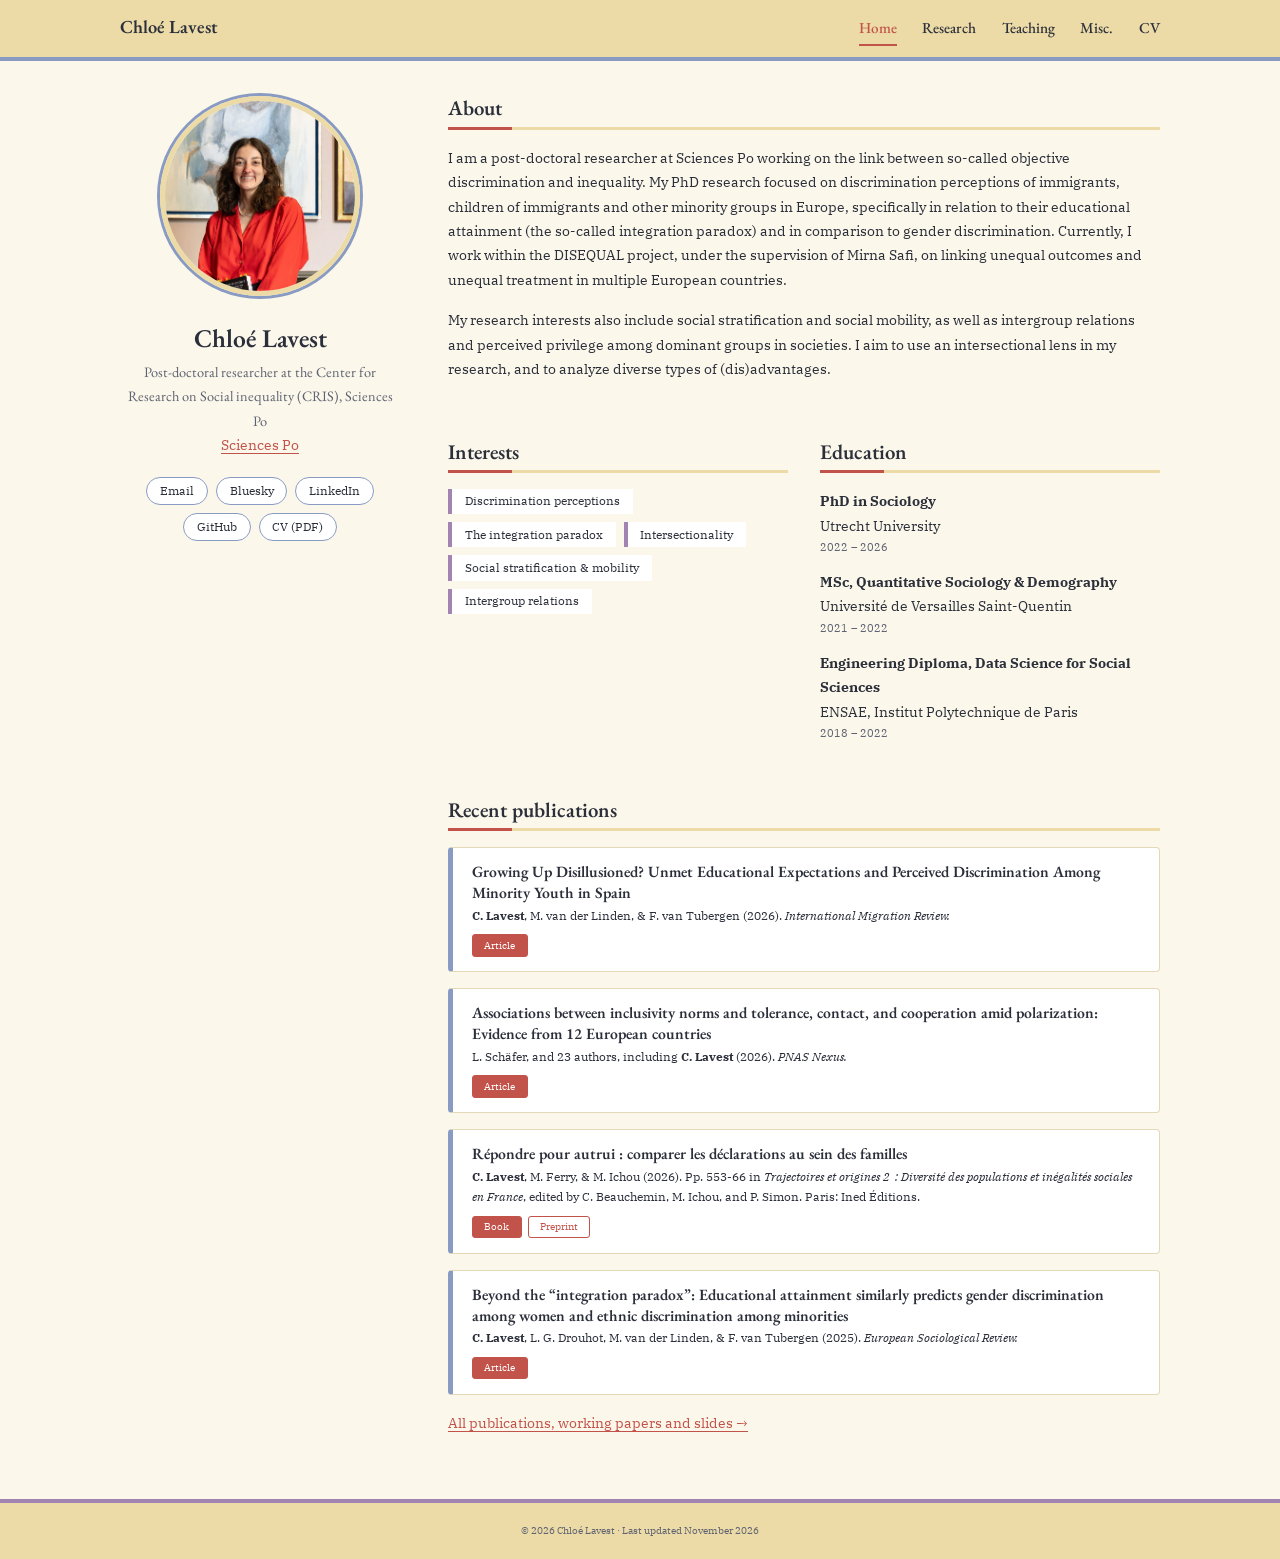
<file: index.html>
<!DOCTYPE html>
<html lang="en">
<head>
  <meta charset="UTF-8">
  <meta name="viewport" content="width=device-width, initial-scale=1.0">
  <title>Chloé Lavest – Post-doctoral researcher, Sciences Po</title>
  <meta name="description" content="Chloé Lavest is a post-doctoral researcher studying the link between inequality and discrimination
    in multiple European countries within the DISEQUAL ERC project.">
  <meta name="theme-color" content="#ECDBA7">
  <link rel="preconnect" href="https://fonts.googleapis.com">
  <link rel="preconnect" href="https://fonts.gstatic.com" crossorigin>
  <link href="https://fonts.googleapis.com/css2?family=EB+Garamond:ital,wght@0,400;0,500;0,600;1,400&family=IBM+Plex+Serif:ital,wght@0,400;0,600;1,400&display=swap" rel="stylesheet">
  <link rel="stylesheet" href="style.css">
</head>
<body>
  <header class="site-header">
    <div class="inner">
      <a class="brand" href="./">Chloé Lavest</a>
      <nav class="site-nav" aria-label="Main">
      <a href="./" aria-current="page">Home</a>
      <a href="research.html">Research</a>
      <a href="teaching.html">Teaching</a>
      <a href="misc.html">Misc.</a>
      <a href="cv.html">CV</a>
      </nav>
    </div>
  </header>

  <main>
    <div class="home">

      <aside class="profile">
        <img src="CV_pic_Chloe_2024.jpg" alt="Portrait of Chloé Lavest">
        <h1>Chloé Lavest</h1>
        <p class="role">Post-doctoral researcher at the Center for Research on Social inequality (CRIS), Sciences Po</p>
        <p class="affil"><a href="https://www.sciencespo.fr/cris/fr/equipe/chercheurs-postdoctorants/" target="_blank" rel="noopener noreferrer">Sciences Po</a></p>
        <ul class="links">
          <li><a href="mailto:chloe.lavest@sciencespo.fr">Email</a></li>
          <li><a href="https://bsky.app/profile/chlolv.bsky.social" target="_blank" rel="noopener noreferrer">Bluesky</a></li>
          <li><a href="https://www.linkedin.com/in/chlo%C3%A9-lavest-779a32175/" target="_blank" rel="noopener noreferrer">LinkedIn</a></li>
          <li><a href="https://github.com/chlolv" target="_blank" rel="noopener noreferrer">GitHub</a></li>
          <li><a href="Academic_Resume_Lavest.pdf">CV (PDF)</a></li>
        </ul>
      </aside>

      <div class="content">
        <h2 style="margin-top:0">About</h2>
        <p>I am a post-doctoral researcher at Sciences Po working on the link between so-called objective discrimination and inequality.
          My PhD research focused on discrimination perceptions of immigrants, 
          children of immigrants and other minority groups in Europe, specifically in relation to their educational attainment 
          (the so-called integration paradox) and in comparison to gender discrimination. Currently, I work within the DISEQUAL 
          project, under the supervision of Mirna Safi, on linking unequal outcomes and unequal treatment in multiple European 
          countries. </p>
        <p>My research interests also include social stratification and social mobility, as well as intergroup relations and
          perceived privilege among dominant groups in societies. I aim to use an intersectional lens in my research, 
          and to analyze diverse types of (dis)advantages.</p>

        <div class="two-col">
          <div>
            <h2>Interests</h2>
            <ul class="tag-list">
              <li>Discrimination perceptions</li>
              <li>The integration paradox</li>
              <li>Intersectionality</li>
              <li>Social stratification &amp; mobility</li>
              <li>Intergroup relations</li>
            </ul>
          </div>
          <div>
            <h2>Education</h2>
            <ul class="plain">
              <li><strong>PhD in Sociology</strong><br>Utrecht University<span class="when">2022 – 2026</span></li>
              <li><strong>MSc, Quantitative Sociology &amp; Demography</strong><br>Université de Versailles Saint-Quentin<span class="when">2021 – 2022</span></li>
              <li><strong>Engineering Diploma, Data Science for Social Sciences</strong><br>ENSAE, Institut Polytechnique de Paris<span class="when">2018 – 2022</span></li>
            </ul>
          </div>
        </div>

        <h2>Recent publications</h2>

        <div class="pub">
          <p class="title">Growing Up Disillusioned? Unmet Educational Expectations and Perceived Discrimination Among Minority Youth in Spain</p>
          <p class="meta"><strong>C. Lavest</strong>, M. van der Linden, &amp; F. van Tubergen (2026). <em>International Migration Review.</em></p>
          <div class="btns"><a class="btn solid" href="https://journals.sagepub.com/doi/10.1177/01979183261463498" target="_blank" rel="noopener noreferrer">Article</a></div>
        </div>

        <div class="pub">
          <p class="title">Associations between inclusivity norms and tolerance, contact, and cooperation amid polarization: Evidence from 12 European countries</p>
          <p class="meta">L. Schäfer, and 23 authors, including <strong>C. Lavest</strong> (2026). <em>PNAS Nexus.</em></p>
          <div class="btns"><a class="btn solid" href="https://doi.org/10.1093/pnasnexus/pgag087" target="_blank" rel="noopener noreferrer">Article</a></div>
        </div>

        <div class="pub">
          <p class="title">Répondre pour autrui : comparer les déclarations au sein des familles</p>
          <p class="meta"><strong>C. Lavest</strong>, M. Ferry, &amp; M. Ichou (2026). Pp. 553-66 in <em>Trajectoires et origines 2  : Diversité
            des populations et inégalités sociales en France</em>, edited by C. Beauchemin, M. Ichou, and P. Simon.  Paris: Ined Éditions.</p>
          <div class="btns">
            <a class="btn solid" href="https://www.ined.fr/fr/publications/editions/grandes-enquetes/trajectoires-et-origines-2" target="_blank" rel="noopener noreferrer">Book</a>
            <a class="btn" href="https://doi.org/10.31235/osf.io/mdj2g_v1" target="_blank" rel="noopener noreferrer">Preprint</a>
          </div>
        </div>

        <div class="pub">
          <p class="title">Beyond the “integration paradox”: Educational attainment similarly predicts gender discrimination among women and ethnic discrimination among minorities</p>
          <p class="meta"><strong>C. Lavest</strong>, L. G. Drouhot, M. van der Linden, &amp; F. van Tubergen (2025). <em>European Sociological Review.</em></p>
          <div class="btns"><a class="btn solid" href="https://doi.org/10.1093/esr/jcaf039" target="_blank" rel="noopener noreferrer">Article</a></div>
        </div>

        <p><a href="research.html">All publications, working papers and slides →</a></p>
      </div>

    </div>
  </main>

  <footer class="site-footer">
    © 2026 Chloé Lavest · Last updated November 2026
  </footer>
</body>
</html>
</file>
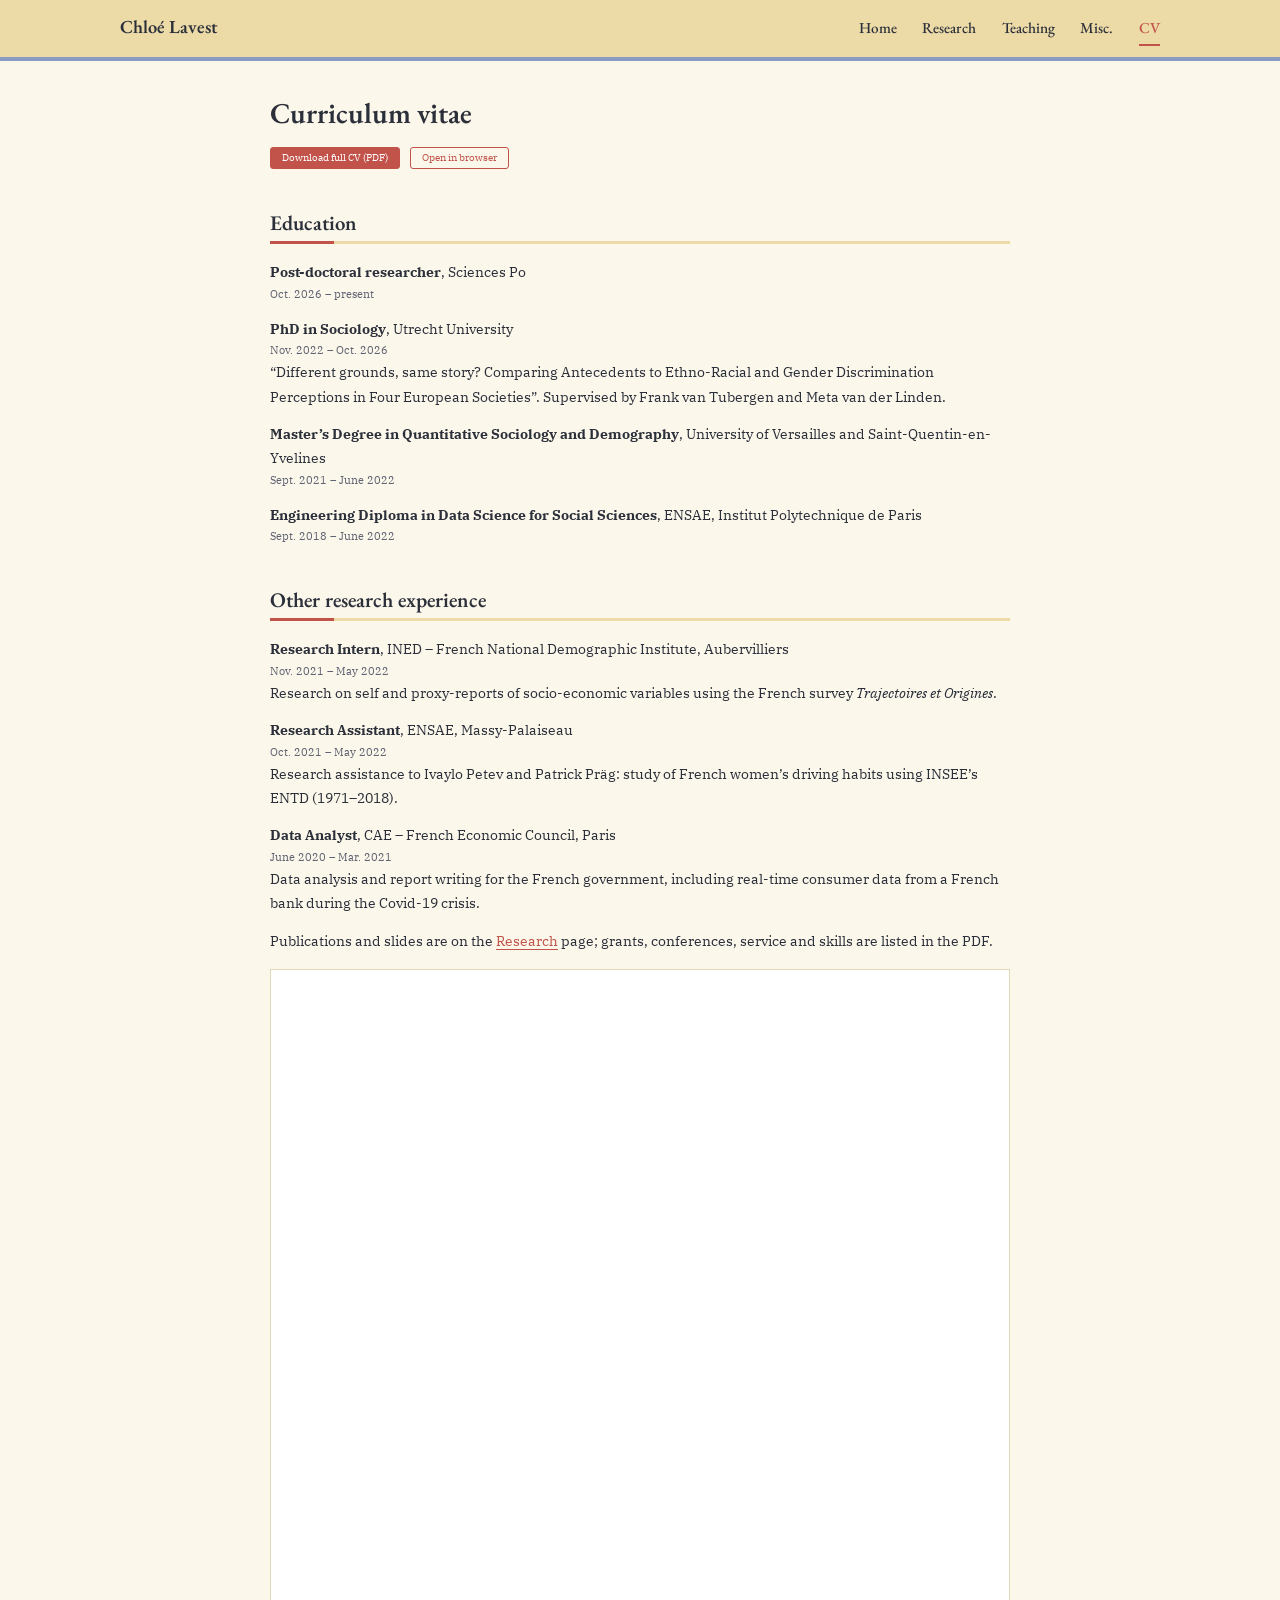
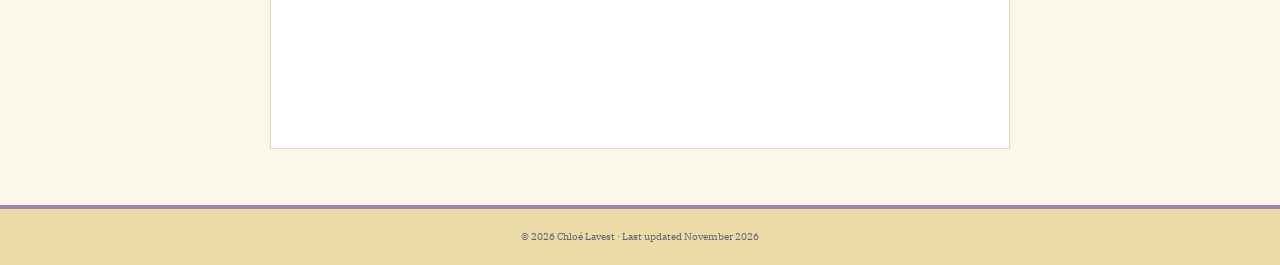
<file: cv.html>
<!DOCTYPE html>
<html lang="en">
<head>
  <meta charset="UTF-8">
  <meta name="viewport" content="width=device-width, initial-scale=1.0">
  <title>CV – Chloé Lavest</title>
  <meta name="description" content="Curriculum vitae of Chloé Lavest, post-doctoral researcher at the Research CEnter for Social Inequality, Sciences Po.">
  <meta name="theme-color" content="#ECDBA7">
  <link rel="preconnect" href="https://fonts.googleapis.com">
  <link rel="preconnect" href="https://fonts.gstatic.com" crossorigin>
  <link href="https://fonts.googleapis.com/css2?family=EB+Garamond:ital,wght@0,400;0,500;0,600;1,400&family=IBM+Plex+Serif:ital,wght@0,400;0,600;1,400&display=swap" rel="stylesheet">
  <link rel="stylesheet" href="style.css">
</head>
<body>
  <header class="site-header">
    <div class="inner">
      <a class="brand" href="./">Chloé Lavest</a>
      <nav class="site-nav" aria-label="Main">
      <a href="./">Home</a>
      <a href="research.html">Research</a>
      <a href="teaching.html">Teaching</a>
      <a href="misc.html">Misc.</a>
      <a href="cv.html" aria-current="page">CV</a>
      </nav>
    </div>
  </header>

  <main class="narrow">
    <h1>Curriculum vitae</h1>
    <div class="cv-actions">
      <a class="btn solid" href="Academic_Resume_Lavest.pdf" download>Download full CV (PDF)</a>
      <a class="btn" href="Academic_Resume_Lavest.pdf">Open in browser</a>
    </div>

    <h2>Education</h2>
    <ul class="plain">
      <li><strong>Post-doctoral researcher</strong>, Sciences Po<span class="when">Oct. 2026 – present</span>
      <li><strong>PhD in Sociology</strong>, Utrecht University<span class="when">Nov. 2022 – Oct. 2026</span>
         “Different grounds, same story? Comparing Antecedents to Ethno-Racial and Gender Discrimination Perceptions in Four European Societies”. Supervised by Frank van Tubergen and Meta van der Linden.</li>
      <li><strong>Master’s Degree in Quantitative Sociology and Demography</strong>, University of Versailles and Saint-Quentin-en-Yvelines<span class="when">Sept. 2021 – June 2022</span></li>
      <li><strong>Engineering Diploma in Data Science for Social Sciences</strong>, ENSAE, Institut Polytechnique de Paris<span class="when">Sept. 2018 – June 2022</span></li>
    </ul>

    <h2>Other research experience</h2>
    <ul class="plain">
      <li><strong>Research Intern</strong>, INED – French National Demographic Institute, Aubervilliers<span class="when">Nov. 2021 – May 2022</span>
        Research on self and proxy-reports of socio-economic variables using the French survey <em>Trajectoires et Origines</em>.</li>
      <li><strong>Research Assistant</strong>, ENSAE, Massy-Palaiseau<span class="when">Oct. 2021 – May 2022</span>
        Research assistance to Ivaylo Petev and Patrick Präg: study of French women’s driving habits using INSEE’s ENTD (1971–2018).</li>
      <li><strong>Data Analyst</strong>, CAE – French Economic Council, Paris<span class="when">June 2020 – Mar. 2021</span>
        Data analysis and report writing for the French government, including real-time consumer data from a French bank during the Covid-19 crisis.</li>
    </ul>

    <p>Publications and slides are on the <a href="research.html">Research</a> page; grants, conferences, service and skills are listed in the PDF.</p>

    <iframe class="pdf-frame" src="Academic_Resume_Lavest.pdf" title="Curriculum vitae of Chloé Lavest (PDF)"></iframe>
  </main>

  <footer class="site-footer">
    © 2026 Chloé Lavest · Last updated November 2026
  </footer>
</body>
</html>
</file>
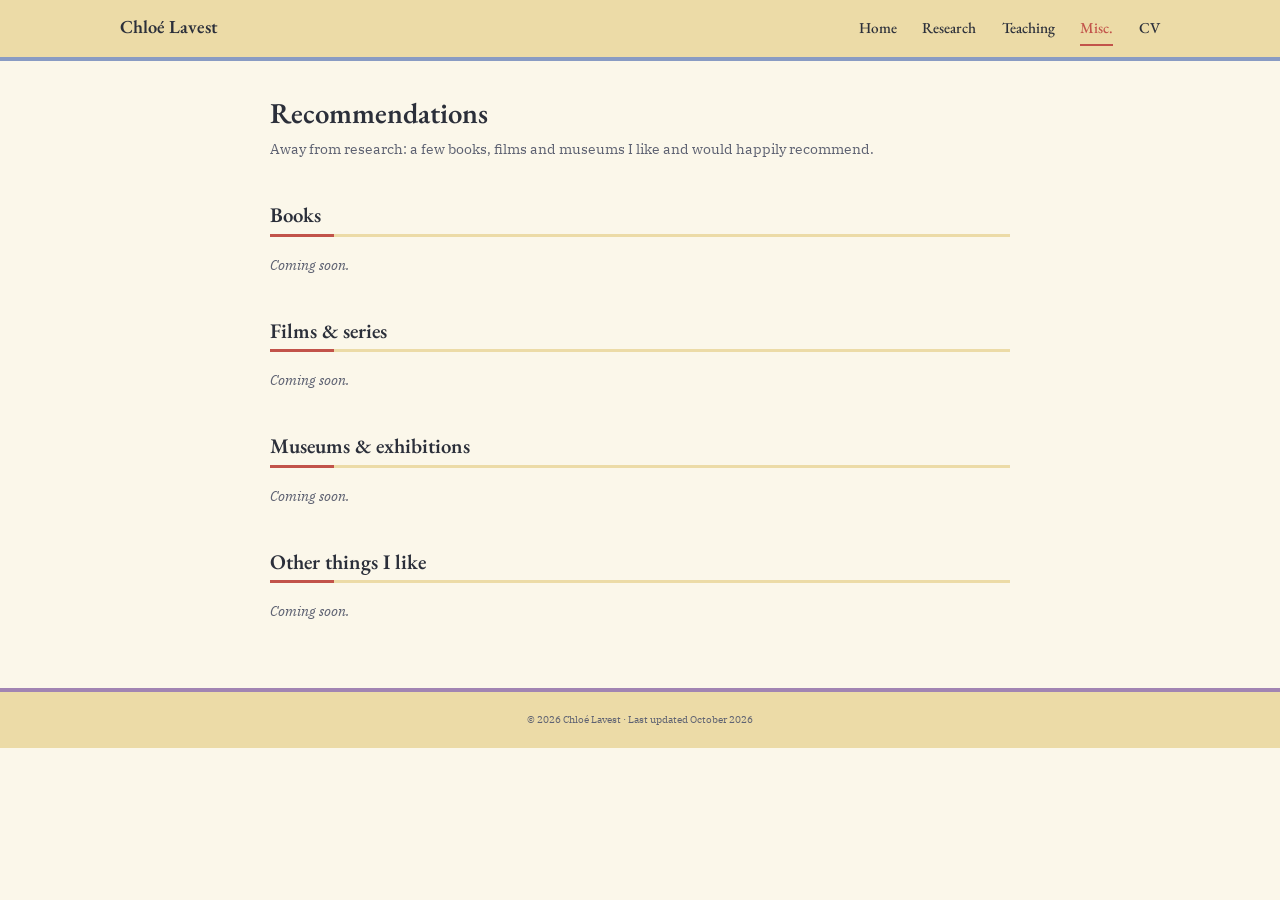
<file: misc.html>
<!DOCTYPE html>
<html lang="en">
<head>
  <meta charset="UTF-8">
  <meta name="viewport" content="width=device-width, initial-scale=1.0">
  <title>Recommendations – Chloé Lavest</title>
  <meta name="description" content="Book, film and museum recommendations from Chloé Lavest.">
  <meta name="theme-color" content="#ECDBA7">
  <link rel="preconnect" href="https://fonts.googleapis.com">
  <link rel="preconnect" href="https://fonts.gstatic.com" crossorigin>
  <link href="https://fonts.googleapis.com/css2?family=EB+Garamond:ital,wght@0,400;0,500;0,600;1,400&family=IBM+Plex+Serif:ital,wght@0,400;0,600;1,400&display=swap" rel="stylesheet">
  <link rel="stylesheet" href="style.css">
</head>
<body>
  <header class="site-header">
    <div class="inner">
      <a class="brand" href="./">Chloé Lavest</a>
      <nav class="site-nav" aria-label="Main">
      <a href="./">Home</a>
      <a href="research.html">Research</a>
      <a href="teaching.html">Teaching</a>
      <a href="misc.html" aria-current="page">Misc.</a>
      <a href="cv.html">CV</a>
      </nav>
    </div>
  </header>

  <main class="narrow">
    <h1>Recommendations</h1>
    <p class="lede">Away from research: a few books, films and museums I like and would happily recommend.</p>

    <h2>Books</h2>
    <p class="soon">Coming soon.</p>

    <h2>Films &amp; series</h2>
    <p class="soon">Coming soon.</p>

    <h2>Museums &amp; exhibitions</h2>
    <p class="soon">Coming soon.</p>

    <h2>Other things I like</h2>
    <p class="soon">Coming soon.</p>

    <!-- HOW TO ADD A RECOMMENDATION
         1. Delete the line <p class="soon">Coming soon.</p> in the section you are filling.
         2. Paste this block in its place (copy it once per recommendation):

    <ul class="reco">
      <li>
        <span class="what">Title</span> <span class="by">· author / director / city</span>
        <p>One or two sentences on why you liked it.</p>
      </li>
    </ul>
    -->
  </main>

  <footer class="site-footer">
    © 2026 Chloé Lavest · Last updated October 2026
  </footer>
</body>
</html>
</file>
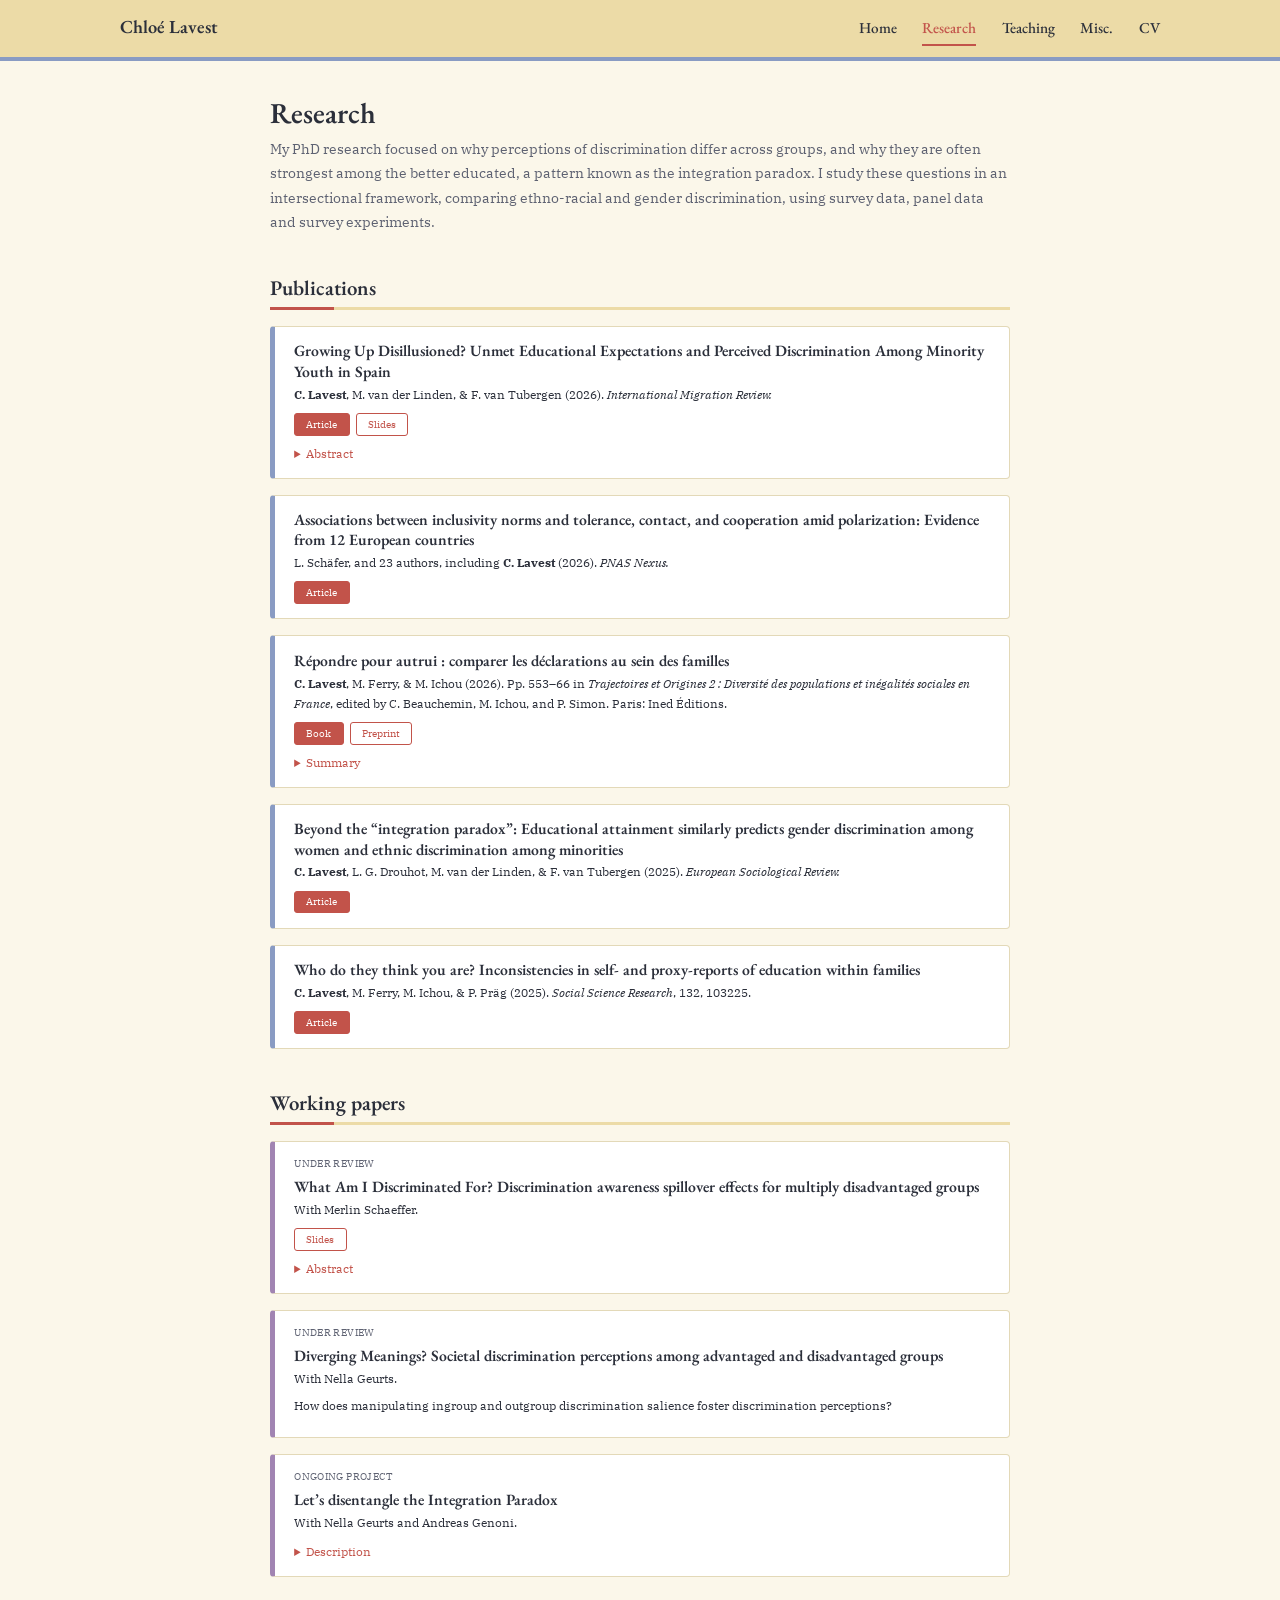
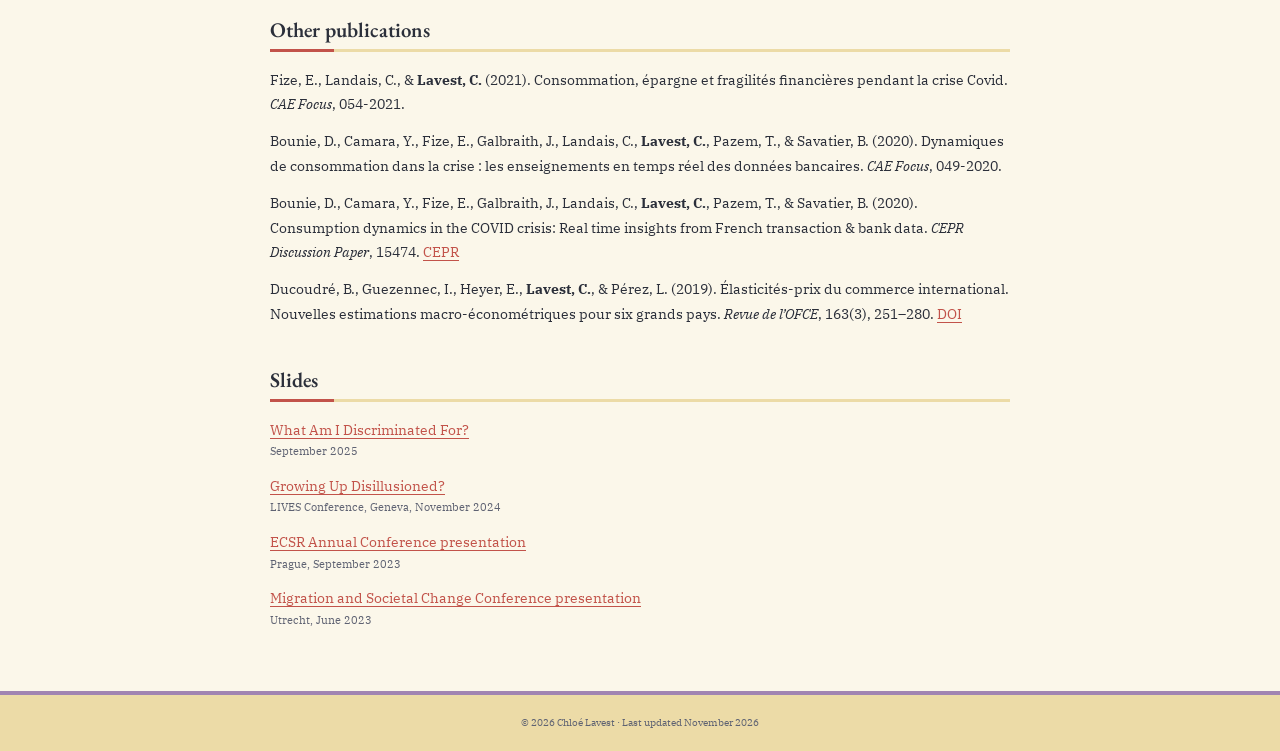
<file: research.html>
<!DOCTYPE html>
<html lang="en">
<head>
  <meta charset="UTF-8">
  <meta name="viewport" content="width=device-width, initial-scale=1.0">
  <title>Research – Chloé Lavest</title>
  <meta name="description" content="Publications, working papers and slides.">
  <meta name="theme-color" content="#ECDBA7">
  <link rel="preconnect" href="https://fonts.googleapis.com">
  <link rel="preconnect" href="https://fonts.gstatic.com" crossorigin>
  <link href="https://fonts.googleapis.com/css2?family=EB+Garamond:ital,wght@0,400;0,500;0,600;1,400&family=IBM+Plex+Serif:ital,wght@0,400;0,600;1,400&display=swap" rel="stylesheet">
  <link rel="stylesheet" href="style.css">
</head>
<body>
  <header class="site-header">
    <div class="inner">
      <a class="brand" href="./">Chloé Lavest</a>
      <nav class="site-nav" aria-label="Main">
      <a href="./">Home</a>
      <a href="research.html" aria-current="page">Research</a>
      <a href="teaching.html">Teaching</a>
      <a href="misc.html">Misc.</a>
      <a href="cv.html">CV</a>
      </nav>
    </div>
  </header>

  <main class="narrow">
    <h1>Research</h1>
    <p class="lede">My PhD research focused on why perceptions of discrimination differ across groups, and why they are often strongest
      among the better educated, a pattern known as the integration paradox. I study these questions in an intersectional 
      framework, comparing ethno-racial and gender discrimination, using survey data, panel data and survey experiments.</p>

    <h2>Publications</h2>

    <div class="pub">
      <p class="title">Growing Up Disillusioned? Unmet Educational Expectations and Perceived Discrimination Among Minority Youth in Spain</p>
      <p class="meta"><strong>C. Lavest</strong>, M. van der Linden, &amp; F. van Tubergen (2026). <em>International Migration Review.</em></p>
      <div class="btns">
        <a class="btn solid" href="https://journals.sagepub.com/doi/10.1177/01979183261463498" target="_blank" rel="noopener noreferrer">Article</a>
        <a class="btn" href="LIVES_2024_Lavest_Presentation.pdf">Slides</a>
      </div>
      <details>
        <summary>Abstract</summary>
        <p>Minority youth exhibit high educational expectations across multiple European countries. Previous research has focused on how this contributes to reducing inequalities between second-generation children and children of natives through higher grades and enrollment rates in tertiary education, overlooking that high educational expectations might have negative consequences when unfulfilled. We address this gap by investigating how unmet educational expectations influence perceptions of discrimination among youth exiting school in Spain. We utilize a three-wave panel of second-generation children living in Spain, interviewed between the ages of 14 and 22. Using detailed information on their educational expectations and achieved educational levels, we assess whether unmet expectations correlate with increased perceptions of discrimination. We examine the heterogeneity in the impact of unmet expectations, hypothesizing that children with highly educated parents are more likely to perceive discrimination. Our findings indicate that children who exit the educational system earlier exhibit heightened perceptions of discrimination when their exit does not meet their expectations. Although we find that parental education is positively associated with discrimination perceptions among children, we find no evidence for interaction effects with unmet expectations. Children of highly educated parents thus appear more attuned to discrimination in general, but not more likely to frame their experiences of failure as discriminatory.</p>
      </details>
    </div>

    <div class="pub">
      <p class="title">Associations between inclusivity norms and tolerance, contact, and cooperation amid polarization: Evidence from 12 European countries</p>
      <p class="meta">L. Schäfer, and 23 authors, including <strong>C. Lavest</strong> (2026). <em>PNAS Nexus.</em></p>
      <div class="btns"><a class="btn solid" href="https://doi.org/10.1093/pnasnexus/pgag087" target="_blank" rel="noopener noreferrer">Article</a></div>
    </div>

    <div class="pub">
      <p class="title">Répondre pour autrui : comparer les déclarations au sein des familles</p>
      <p class="meta"><strong>C. Lavest</strong>, M. Ferry, &amp; M. Ichou (2026). Pp. 553–66 in <em>Trajectoires et Origines 2 : Diversité des populations et 
        inégalités sociales en France</em>, edited by C. Beauchemin, M. Ichou, and P. Simon. Paris: Ined Éditions.</p>
      <div class="btns">
        <a class="btn solid" href="https://www.ined.fr/fr/publications/editions/grandes-enquetes/trajectoires-et-origines-2" target="_blank" rel="noopener noreferrer">Book</a>
        <a class="btn" href="https://doi.org/10.31235/osf.io/mdj2g_v1" target="_blank" rel="noopener noreferrer">Preprint</a>
      </div>
      <details>
        <summary>Summary</summary>
        <p>Can adult children accurately answer questions about their (grand-)parents’ place of birth? And can parents report accurate information about their children’s educational attainment? We answer these questions and mention their consequences on ascription to a migration background and social mobility estimates.</p>
      </details>
    </div>

    <div class="pub">
      <p class="title">Beyond the “integration paradox”: Educational attainment similarly predicts gender discrimination among women and ethnic discrimination among minorities</p>
      <p class="meta"><strong>C. Lavest</strong>, L. G. Drouhot, M. van der Linden, &amp; F. van Tubergen (2025). <em>European Sociological Review.</em></p>
      <div class="btns"><a class="btn solid" href="https://doi.org/10.1093/esr/jcaf039" target="_blank" rel="noopener noreferrer">Article</a></div>
    </div>

    <div class="pub">
      <p class="title">Who do they think you are? Inconsistencies in self- and proxy-reports of education within families</p>
      <p class="meta"><strong>C. Lavest</strong>, M. Ferry, M. Ichou, &amp; P. Präg (2025). <em>Social Science Research</em>, 132, 103225.</p>
      <div class="btns"><a class="btn solid" href="https://doi.org/10.1016/j.ssresearch.2025.103225" target="_blank" rel="noopener noreferrer">Article</a></div>
    </div>

    <h2>Working papers</h2>

    <div class="pub wip">
      <p class="status">Under review</p>
      <p class="title">What Am I Discriminated For? Discrimination awareness spillover effects for multiply disadvantaged groups</p>
      <p class="meta">With Merlin Schaeffer.</p>
      <div class="btns"><a class="btn" href="Sept_2025_Lavest_Schaeffer_What_Am_I_Discriminated_For.pdf">Slides</a></div>
      <details>
        <summary>Abstract</summary>
        <p>In recent years, perceptions of discrimination have risen sharply, even as legal protections against discrimination have expanded. Previous research has investigated explanations focused on ethno-racial discrimination, such as the integration paradox, overlooking the idea that different grounds for discrimination might correlate. This paper examines an alternative explanation of why reports of discrimination are increasing. Using a survey experiment, we test how exposure to news articles about either ingroup or outgroup discrimination affects minority individuals’ reports of ethno-racial and gender discrimination, and whether these reports lead to increased support for anti-discrimination policies. We hypothesize two competing patterns: a spillover effect, where increased salience of one type of discrimination heightens perceptions of discrimination on other grounds, and a switching effect, where information about a specific type of discrimination diverts attention toward that ground alone. Participants (minority men and women) read an article about discrimination against women in the workplace, discrimination against ethnic minorities in hiring, or a neutral control (phosphane on Venus). Following the intervention, we measure their discrimination perceptions, allowing respondents to mention multiple grounds for discrimination. Results show that minority men report increased discrimination in both treatment conditions, i.e., when exposed to information about in- and outgroup discrimination, while women’s reports remain unchanged. Exposure to discrimination news does not increase support for anti-discrimination policies targeting either ethno-racial or gender equality. Our results highlight both commonalities and differences in discrimination perceptions based on different grounds. In the conclusion, we reflect on the implications of our results for other grounds of discrimination.</p>
      </details>
    </div>

    <div class="pub wip">
      <p class="status">Under review</p>
      <p class="title">Diverging Meanings? Societal discrimination perceptions among advantaged and disadvantaged groups</p>
      <p class="meta">With Nella Geurts.</p>
      <p class="meta">How does manipulating ingroup and outgroup discrimination salience foster discrimination perceptions?</p>
    </div>

    <div class="pub wip">
      <p class="status">Ongoing project</p>
      <p class="title">Let’s disentangle the Integration Paradox</p>
      <p class="meta">With Nella Geurts and Andreas Genoni.</p>
      <details>
        <summary>Description</summary>
        <p>In many immigration societies, researchers and policymakers continue to assess migrant “integration” through so-called objective indicators such as length of residence, country of birth, or educational attainment. However, a growing body of research highlights the limitations of focusing solely on these socio-structural measures and the concept of “integration” as an evaluative lens in general. Such approaches not only risk reinforcing systemic inequalities but also overlook migrants’ own perspectives and experiences with discrimination and inclusion. Research on the so-called integration paradox underscores these limitations. Counterintuitively, migrants with a higher socio-economic position often report stronger feelings of social exclusion and a weaker sense of belonging to their country of residence. This disconnect between migrants’ embeddedness in societal structures and their experiences of recognition raises important questions about how integration is often conceptualized. Although evidence of this paradox has been documented across diverse migration societies, the underlying mechanisms driving it and its broader consequences remain underexplored. After organizing a workshop on the topic of the integration paradox at Utrecht University in June 2025, we are working on panels on the integration paradox at the IMISCOE conference 2026, a podcast to be aired by the BiB, and a Special Issue.</p>
      </details>
    </div>

    <h2>Other publications</h2>
    <ul class="plain">
      <li>Fize, E., Landais, C., &amp; <strong>Lavest, C.</strong> (2021). Consommation, épargne et fragilités financières pendant la crise Covid. <em>CAE Focus</em>, 054-2021.</li>
      <li>Bounie, D., Camara, Y., Fize, E., Galbraith, J., Landais, C., <strong>Lavest, C.</strong>, Pazem, T., &amp; Savatier, B. (2020). Dynamiques de consommation dans la crise : les enseignements en temps réel des données bancaires. <em>CAE Focus</em>, 049-2020.</li>
      <li>Bounie, D., Camara, Y., Fize, E., Galbraith, J., Landais, C., <strong>Lavest, C.</strong>, Pazem, T., &amp; Savatier, B. (2020). Consumption dynamics in the COVID crisis: Real time insights from French transaction &amp; bank data. <em>CEPR Discussion Paper</em>, 15474. <a href="https://cepr.org/publications/dp15474" target="_blank" rel="noopener noreferrer">CEPR</a></li>
      <li>Ducoudré, B., Guezennec, I., Heyer, E., <strong>Lavest, C.</strong>, &amp; Pérez, L. (2019). Élasticités-prix du commerce international. Nouvelles estimations macro-économétriques pour six grands pays. <em>Revue de l’OFCE</em>, 163(3), 251–280. <a href="https://doi.org/10.3917/reof.163.0251" target="_blank" rel="noopener noreferrer">DOI</a></li>
    </ul>

    <h2>Slides</h2>
    <ul class="plain">
      <li><a href="Sept_2025_Lavest_Schaeffer_What_Am_I_Discriminated_For.pdf">What Am I Discriminated For?</a> <span class="when">September 2025</span></li>
      <li><a href="LIVES_2024_Lavest_Presentation.pdf">Growing Up Disillusioned?</a> <span class="when">LIVES Conference, Geneva, November 2024</span></li>
      <li><a href="ECSR_23_Lavest.pdf">ECSR Annual Conference presentation</a> <span class="when">Prague, September 2023</span></li>
      <li><a href="S_MC_Lavest_Slides.pdf">Migration and Societal Change Conference presentation</a> <span class="when">Utrecht, June 2023</span></li>
    </ul>
  </main>

  <footer class="site-footer">
    © 2026 Chloé Lavest · Last updated November 2026
  </footer>
</body>
</html>
</file>
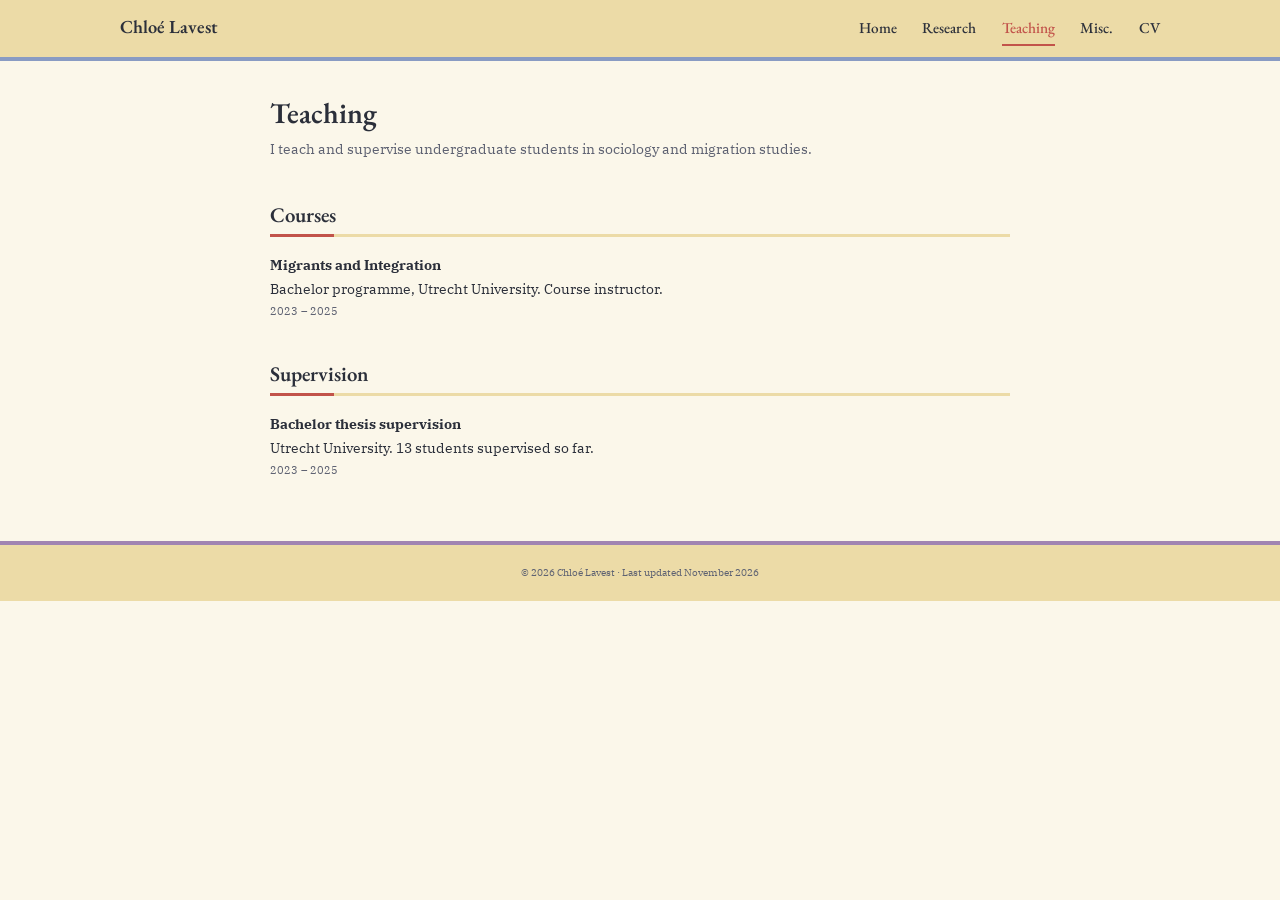
<file: teaching.html>
<!DOCTYPE html>
<html lang="en">
<head>
  <meta charset="UTF-8">
  <meta name="viewport" content="width=device-width, initial-scale=1.0">
  <title>Teaching – Chloé Lavest</title>
  <meta name="description" content="Teaching and supervision by Chloé Lavest.">
  <meta name="theme-color" content="#ECDBA7">
  <link rel="preconnect" href="https://fonts.googleapis.com">
  <link rel="preconnect" href="https://fonts.gstatic.com" crossorigin>
  <link href="https://fonts.googleapis.com/css2?family=EB+Garamond:ital,wght@0,400;0,500;0,600;1,400&family=IBM+Plex+Serif:ital,wght@0,400;0,600;1,400&display=swap" rel="stylesheet">
  <link rel="stylesheet" href="style.css">
</head>
<body>
  <header class="site-header">
    <div class="inner">
      <a class="brand" href="./">Chloé Lavest</a>
      <nav class="site-nav" aria-label="Main">
      <a href="./">Home</a>
      <a href="research.html">Research</a>
      <a href="teaching.html" aria-current="page">Teaching</a>
      <a href="misc.html">Misc.</a>
      <a href="cv.html">CV</a>
      </nav>
    </div>
  </header>

  <main class="narrow">
    <h1>Teaching</h1>
    <p class="lede">I teach and supervise undergraduate students in sociology and migration studies.</p>

    <h2>Courses</h2>
    <ul class="plain">
      <li><strong>Migrants and Integration</strong><br>Bachelor programme, Utrecht University. Course instructor.<span class="when">2023 – 2025</span></li>
    </ul>

    <h2>Supervision</h2>
    <ul class="plain">
      <li><strong>Bachelor thesis supervision</strong><br>Utrecht University. 13 students supervised so far.<span class="when">2023 – 2025</span></li>
    </ul>

    <!-- To add later: course descriptions, syllabus PDFs, student evaluations, teaching statement.
         Copy one of the <li> blocks above to add a new line. -->
  </main>

  <footer class="site-footer">
    © 2026 Chloé Lavest · Last updated November 2026
  </footer>
</body>
</html>
</file>
<file: style.css>
/* ==========================================================
   Chloé Lavest – personal site
   Palette:  blue #899BC3 · mauve #A184B2 · red #C2534A · cream #ECDBA7
   Fonts:    EB Garamond (headings, nav) · IBM Plex Serif (body)
   Change a colour or font once, in :root below, and it updates everywhere.
   ========================================================== */
:root {
  --blue:  #899BC3;
  --mauve: #A184B2;
  --red:   #C2534A;
  --cream: #ECDBA7;

  --bg:        #FBF7EA;   /* very light tint of the cream */
  --card:      #FFFFFF;
  --text:      #2B2F3A;
  --muted:     #5E6272;
  --line:      #E3D9B8;

  --font-head: "EB Garamond", Georgia, "Times New Roman", serif;
  --font-body: "IBM Plex Serif", Georgia, "Times New Roman", serif;
}

*, *::before, *::after { box-sizing: border-box; }
html { scroll-behavior: smooth; }
body {
  margin: 0;
  background: var(--bg);
  color: var(--text);
  font-family: var(--font-body);
  font-size: 0.9rem; 
  line-height: 1.7;
}
img { max-width: 100%; height: auto; }

a { color: var(--red); text-decoration-thickness: 1px; text-underline-offset: 3px; }
a:hover { color: #8d3a33; text-decoration-color: var(--mauve); }
a:focus-visible, summary:focus-visible { outline: 3px solid var(--blue); outline-offset: 3px; border-radius: 3px; }

h1, h2, h3, h4 { font-family: var(--font-head); line-height: 1.2; color: var(--text); font-weight: 600; }
h1 { font-size: 1.8rem; margin: 0 0 .4rem; }
h2 { font-size: 1.3rem; margin: 2.6rem 0 1rem; padding-bottom: .35rem; border-bottom: 3px solid var(--cream); position: relative; }
h2::after { content: ""; position: absolute; left: 0; bottom: -3px; width: 64px; height: 3px; background: var(--red); }
h3 { font-size: 1rem; margin: 1.8rem 0 .5rem; }
p { margin: 0 0 1rem; }

/* ---------- top navigation ---------- */
.site-header {
  background: var(--cream);
  border-bottom: 4px solid var(--blue);
  position: sticky; top: 0; z-index: 10;
}
.site-header .inner {
  max-width: 1080px; margin: 0 auto; padding: .7rem 1.25rem;
  display: flex; flex-wrap: wrap; align-items: baseline; justify-content: space-between; gap: .4rem 2rem;
}
.brand { font-family: var(--font-head); font-size: 1.15rem; font-weight: 600; color: var(--text); text-decoration: none; }
.brand:hover { color: var(--red); }
.site-nav { display: flex; flex-wrap: wrap; gap: .25rem 1.6rem; }
.site-nav a {
  font-family: var(--font-head); font-size: 0.95rem; font-weight: 500;
  color: var(--text); text-decoration: none; padding: .1rem 0; border-bottom: 2px solid transparent;
}
.site-nav a:hover { color: var(--red); border-bottom-color: var(--mauve); }
.site-nav a[aria-current="page"] { border-bottom-color: var(--red); color: var(--red); }

/* ---------- page frame ---------- */
main { max-width: 1080px; margin: 0 auto; padding: 2.2rem 1.25rem 3rem; }
.narrow { max-width: 780px; }
.lede { font-size: 0.9rem; color: var(--muted); }

/* ---------- home: sidebar + content ---------- */
.home { display: grid; grid-template-columns: 280px 1fr; gap: 3rem; align-items: start; }
.profile { text-align: center; position: sticky; top: 5.5rem; }
.profile img {
  width: 200px; height: 200px; object-fit: cover; border-radius: 50%;
  border: 5px solid var(--cream); box-shadow: 0 0 0 3px var(--blue);
}
.profile h1 { font-size: 1.6rem; margin-top: 1.2rem; }
.profile .role { font-family: var(--font-head); font-size: 0.9rem; margin: 0; color: var(--muted); }
.profile .affil { margin: 0 0 1.2rem; }
.links { list-style: none; padding: 0; margin: 0; display: flex; flex-wrap: wrap; justify-content: center; gap: .5rem; }
.links a {
  display: inline-block; font-size: .78rem; text-decoration: none; color: var(--text);
  background: var(--card); border: 1px solid var(--blue); border-radius: 999px; padding: .15rem .8rem;
}
.links a:hover { background: var(--blue); color: #fff; }

.two-col { display: grid; grid-template-columns: 1fr 1fr; gap: 2rem; }
.tag-list { list-style: none; padding: 0; margin: 0; display: flex; flex-wrap: wrap; gap: .5rem; }
.tag-list li { background: var(--card); border-left: 4px solid var(--mauve); padding: .15rem .8rem; font-size: .75rem; }
.plain { list-style: none; padding: 0; margin: 0; }
.plain li { margin-bottom: .8rem; }
.plain .when { color: var(--muted); font-size: .7rem; display: block; }

/* ---------- publications & papers ---------- */
.pub { background: var(--card); border: 1px solid var(--line); border-left: 5px solid var(--blue); border-radius: 4px; padding: .9rem 1.2rem; margin: 0 0 1rem; }
.pub.wip { border-left-color: var(--mauve); }
.pub .title { font-family: var(--font-head); font-size: 0.98rem; font-weight: 600; line-height: 1.3; margin: 0 0 .15rem; }
.pub .meta { margin: 0 0 .4rem; font-size: .75rem; }
.pub .status { font-size: .6rem; letter-spacing: .04em; text-transform: uppercase; color: var(--muted); margin: 0 0 .3rem; }
.btns { display: flex; flex-wrap: wrap; gap: .4rem; margin: .5rem 0 0; }
.btn {
  display: inline-block; font-size: .64rem; padding: .1rem .7rem; border-radius: 3px; text-decoration: none;
  border: 1px solid var(--red); color: var(--red); background: transparent;
}
.btn:hover { background: var(--red); color: #fff; }
.btn.solid { background: var(--red); color: #fff; }
.btn.solid:hover { background: #8d3a33; border-color: #8d3a33; }
details { margin-top: .5rem; }
summary { cursor: pointer; font-size: .72rem; color: var(--red); }
summary:hover { text-decoration: underline; }
details p { margin-top: .6rem; font-size: .75rem; }

.theme { border-left: 5px solid var(--cream); padding-left: 1.2rem; margin: 1.2rem 0; }
.theme h3 { margin-top: 0; }

/* ---------- cv page ---------- */
.cv-actions { display: flex; flex-wrap: wrap; gap: .6rem; margin: 1rem 0 1.5rem; }
.pdf-frame { width: 100%; height: 780px; border: 1px solid var(--line); background: #fff; }

/* ---------- footer ---------- */
.site-footer { background: var(--cream); border-top: 4px solid var(--mauve); text-align: center; padding: 1.2rem; font-size: .65rem; color: var(--muted); }
.site-footer a { color: var(--text); }

/* ---------- small screens ---------- */
@media (max-width: 820px) {
  .home { grid-template-columns: 1fr; gap: 1.5rem; }
  .profile { position: static; }
  .two-col { grid-template-columns: 1fr; gap: 0; }
  h1 { font-size: 1.6rem; }
  .pdf-frame { display: none; }
  .site-header { position: static; }
}
@media print { .site-header, .site-footer { display: none; } body { background: #fff; } }

/* ---------- recommendations (misc page) ---------- */
.reco { list-style: none; padding: 0; margin: 0; }
.reco li { background: var(--card); border: 1px solid var(--line); border-left: 5px solid var(--mauve); border-radius: 4px; padding: .6rem 1rem; margin-bottom: .7rem; }
.reco .what { font-family: var(--font-head); font-size: 0.98rem; font-weight: 600; }
.reco .by { color: var(--muted); font-size: .75rem; }
.reco p { margin: .25rem 0 0; font-size: .75rem; }
.soon { color: var(--muted); font-style: italic; }
</file>
